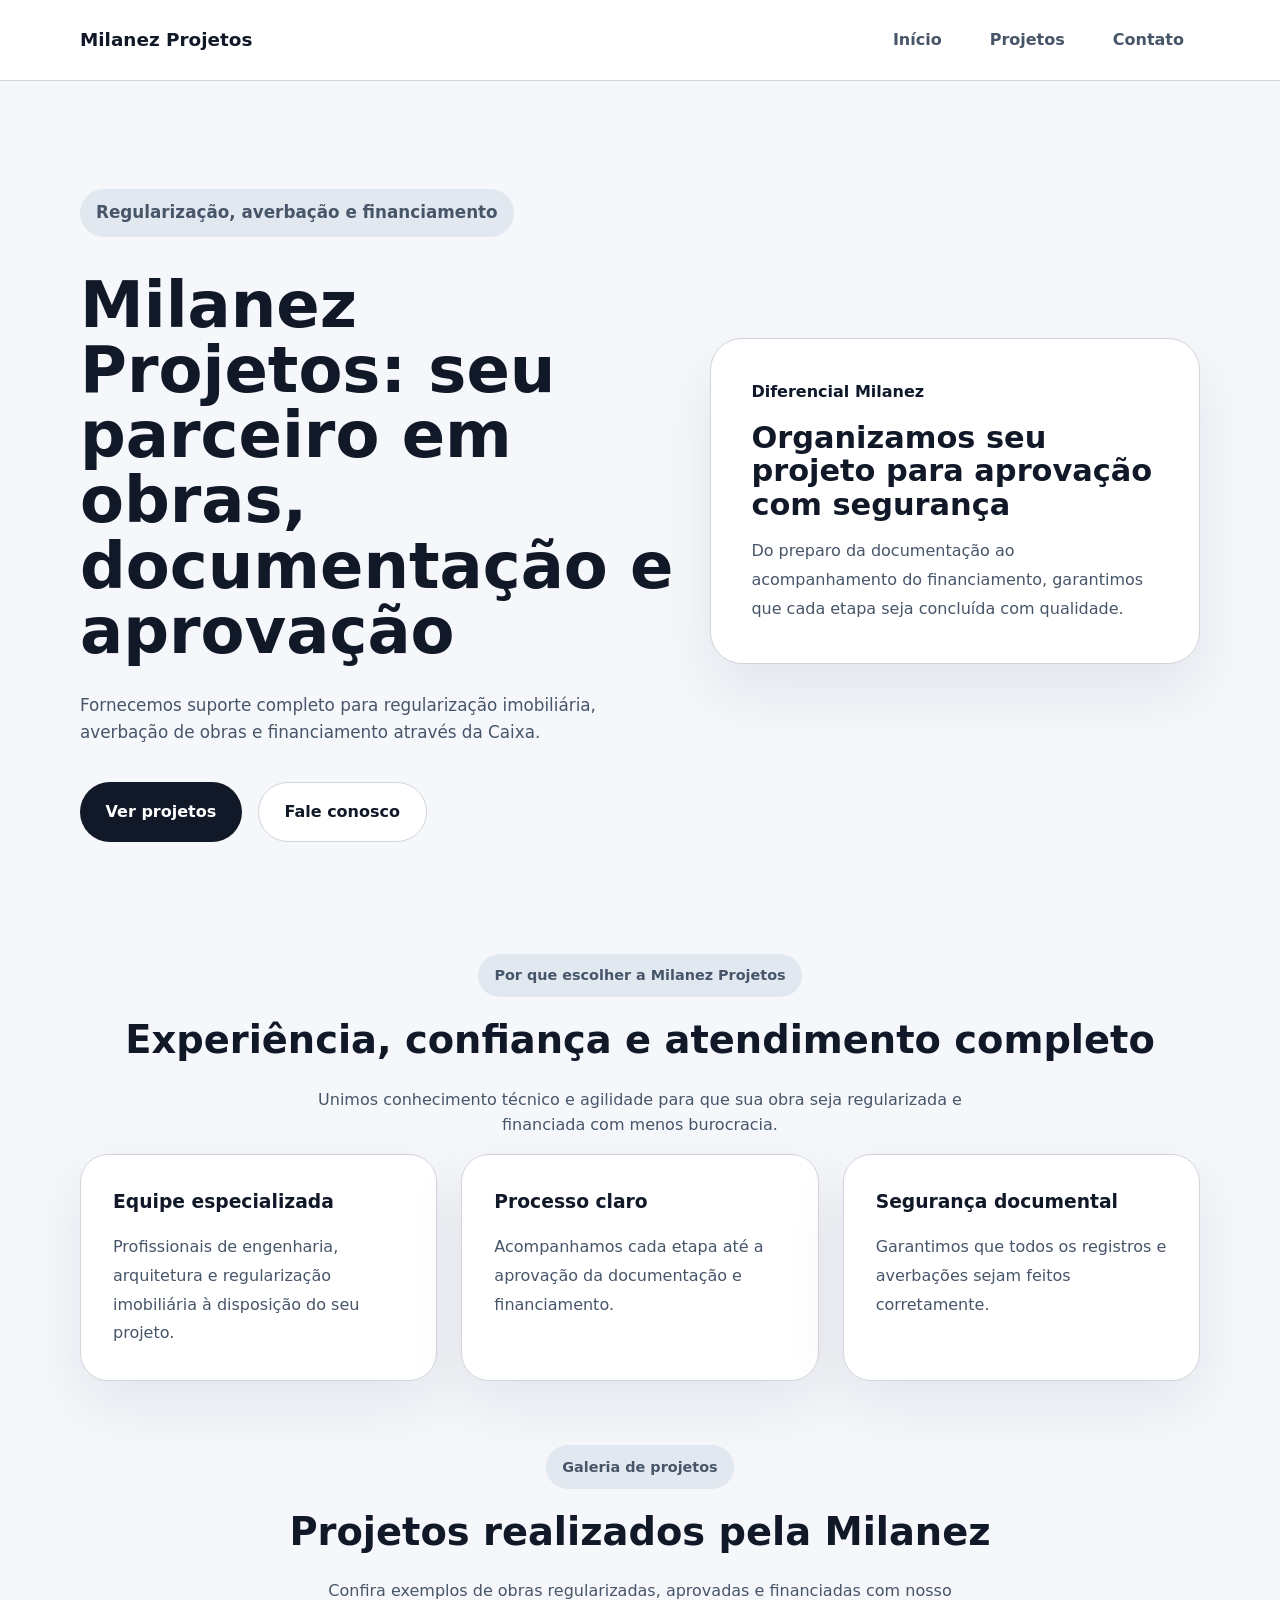
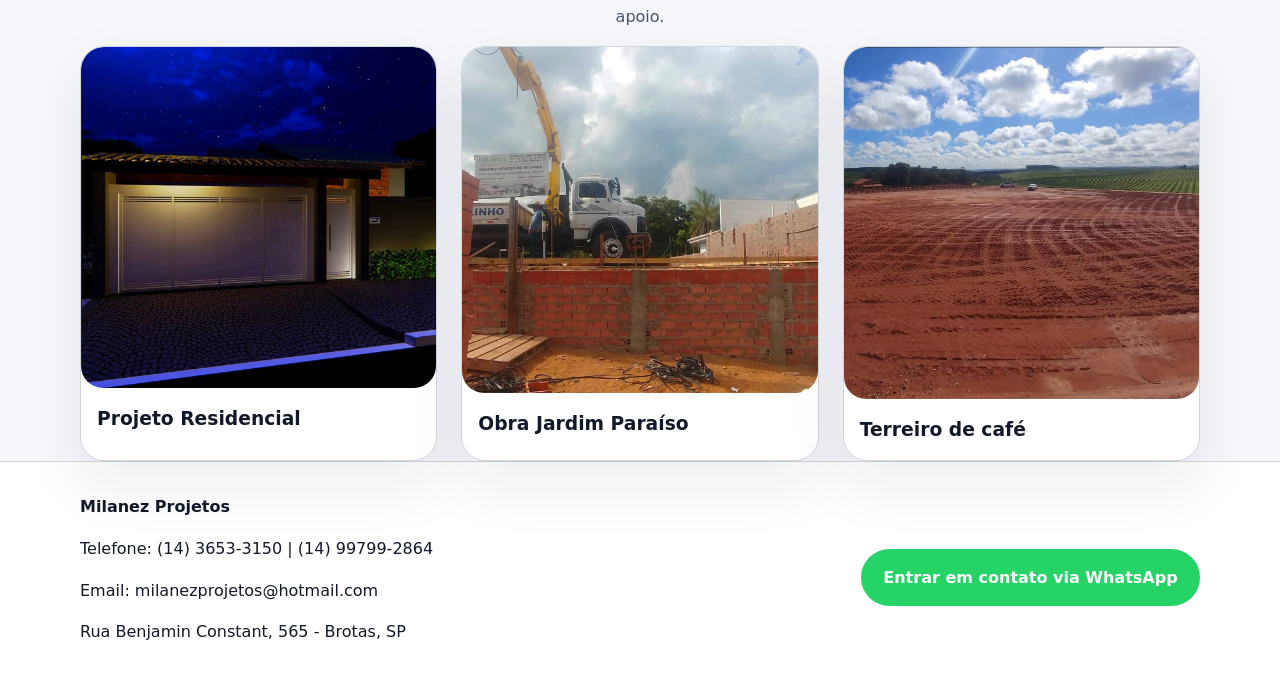
<file: index.html>
<!DOCTYPE html>
<html lang="pt-BR">
<head>
  <meta charset="UTF-8">
  <meta name="viewport" content="width=device-width, initial-scale=1.0">
  <title>Milanez Projetos</title>
  <link rel="stylesheet" href="styles.css">
</head>
<body>
  <header class="site-header">
    <div class="container header-inner">
      <a class="brand" href="#inicio">Milanez Projetos</a>
      <nav class="main-nav">
        <a href="#inicio">Início</a>
        <a href="#projetos">Projetos</a>
        <a href="#contato">Contato</a>
      </nav>
    </div>
  </header>

  <main>
    <section id="inicio" class="hero">
      <div class="container hero-inner">
        <div class="hero-copy">
          <p class="eyebrow">Regularização, averbação e financiamento</p>
          <h2>Milanez Projetos: seu parceiro em obras, documentação e aprovação</h2>
          <p>Fornecemos suporte completo para regularização imobiliária, averbação de obras e financiamento através da Caixa.</p>
          <div class="buttons">
            <a href="#projetos" class="button">Ver projetos</a>
            <a href="#contato" class="button secondary">Fale conosco</a>
          </div>
        </div>
        <div class="hero-visual">
          <div class="hero-card">
            <span>Diferencial Milanez</span>
            <h2>Organizamos seu projeto para aprovação com segurança</h2>
            <p>Do preparo da documentação ao acompanhamento do financiamento, garantimos que cada etapa seja concluída com qualidade.</p>
          </div>
        </div>
      </div>
    </section>

    <section class="about">
      <div class="container section-header">
        <p class="eyebrow">Por que escolher a Milanez Projetos</p>
        <h2>Experiência, confiança e atendimento completo</h2>
        <p>Unimos conhecimento técnico e agilidade para que sua obra seja regularizada e financiada com menos burocracia.</p>
      </div>
      <div class="container section-grid">
        <article class="card">
          <h3>Equipe especializada</h3>
          <p>Profissionais de engenharia, arquitetura e regularização imobiliária à disposição do seu projeto.</p>
        </article>
        <article class="card">
          <h3>Processo claro</h3>
          <p>Acompanhamos cada etapa até a aprovação da documentação e financiamento.</p>
        </article>
        <article class="card">
          <h3>Segurança documental</h3>
          <p>Garantimos que todos os registros e averbações sejam feitos corretamente.</p>
        </article>
      </div>
    </section>

    <section id="projetos" class="gallery">
      <div class="container section-header">
        <p class="eyebrow">Galeria de projetos</p>
        <h2>Projetos realizados pela Milanez</h2>
        <p>Confira exemplos de obras regularizadas, aprovadas e financiadas com nosso apoio.</p>
      </div>
      <div class="container gallery-grid">
        <article class="gallery-item">
          <img src="imagens/milanez1.jpeg" alt="Projeto residencial regularizado">
          <h3> Projeto Residencial </h3>
        </article>
        <article class="gallery-item">
          <img src="imagens/milanez2.jpeg" alt="Projeto comercial aprovado">
          <h3>Obra Jardim Paraíso</h3>
        </article>
        <article class="gallery-item">
          <img src="imagens/milanez3.jpeg" alt="Averbação de obra">
          <h3>Terreiro de café </h3>
        </article>
      </div>
    </section>
  </main>

  <footer id="contato" class="footer">
    <div class="container footer-inner">
      <div>
        <p class="footer-title">Milanez Projetos</p>
        <p>Telefone: (14) 3653-3150 | (14) 99799-2864</p>
        <p>Email: milanezprojetos@hotmail.com</p>
        <p>Rua Benjamin Constant, 565 - Brotas, SP</p>
      </div>
      <a class="whatsapp-button" href="https://wa.me/551436533150?text=Olá%20Milanez%20Projetos,%20gostaria%20de%20mais%20informações" target="_blank" rel="noreferrer">Entrar em contato via WhatsApp</a>
    </div>
  </footer>
</body>
</html>
</file>
<file: styles.css>
:root {
  color-scheme: light;
  color: #111827;
  background: #f5f7fb;
  font-family: Inter, system-ui, -apple-system, BlinkMacSystemFont, "Segoe UI", sans-serif;
  line-height: 1.6;
}

* {
  box-sizing: border-box;
}

body {
  margin: 0;
  min-height: 100vh;
  background: #f5f7fb;
}

img {
  width: 100%;
  display: block;
  border-radius: 22px;
}

a {
  color: inherit;
}

.site-header {
  position: sticky;
  top: 0;
  z-index: 10;
  background: #ffffff;
  border-bottom: 1px solid #d1d5db;
}

.container {
  width: min(1120px, calc(100% - 2rem));
  margin: 0 auto;
}

.header-inner {
  display: flex;
  align-items: center;
  justify-content: space-between;
  gap: 1rem;
  height: 5rem;
}

.brand {
  font-weight: 800;
  font-size: 1.15rem;
  text-decoration: none;
}

.main-nav {
  display: flex;
  gap: 1rem;
}

.main-nav a {
  text-decoration: none;
  color: #475569;
  font-weight: 600;
  padding: 0.65rem 1rem;
  border-radius: 999px;
  transition: background 0.2s ease;
}

.main-nav a:hover {
  background: #eef2f8;
}

.hero {
  padding: 5rem 0 3rem;
}

.hero-inner {
  display: grid;
  grid-template-columns: 1.1fr 0.9fr;
  gap: 2rem;
  align-items: center;
}

.eyebrow {
  display: inline-block;
  margin-bottom: 1rem;
  padding: 0.65rem 1rem;
  background: #e2e8f0;
  color: #334155;
  font-size: 0.9rem;
  font-weight: 700;
  border-radius: 999px;
}

.hero-copy h2 {
  margin: 0;
  font-size: clamp(2.5rem, 5vw, 4rem);
  line-height: 1.02;
}

.hero-copy p {
  margin: 1.75rem 0 2.25rem;
  color: #475569;
  max-width: 100%;
  font-size: 1.05rem;
}

.buttons {
  display: flex;
  flex-wrap: wrap;
  gap: 1rem;
}

.button {
  display: inline-flex;
  align-items: center;
  justify-content: center;
  gap: 0.5rem;
  padding: 1rem 1.6rem;
  border-radius: 999px;
  background: #111827;
  color: #ffffff;
  text-decoration: none;
  font-weight: 700;
  transition: transform 0.2s ease, background 0.2s ease;
}

.button:hover {
  transform: translateY(-2px);
  background: #0f172a;
}

.button.secondary {
  background: #ffffff;
  color: #111827;
  border: 1px solid #d1d5db;
}

.hero-visual {
  display: flex;
  justify-content: flex-end;
}

.hero-card {
  padding: 2.5rem;
  background: #ffffff;
  border: 1px solid #d1d5db;
  border-radius: 32px;
  box-shadow: 0 30px 60px rgba(15, 23, 42, 0.08);
}

.hero-card span {
  display: inline-block;
  margin-bottom: 1rem;
  color: #0f172a;
  font-weight: 700;
}

.hero-card h2 {
  margin: 0;
  font-size: 1.9rem;
  line-height: 1.1;
}

.hero-card p {
  margin: 1rem 0 0;
  color: #475569;
  line-height: 1.8;
}

.section-header {
  text-align: center;
  padding: 3rem 0 1rem;
}

.section-header h2 {
  margin: 0.75rem 0 0;
  font-size: clamp(2rem, 3vw, 2.75rem);
}

.section-header p {
  margin: 1rem auto 0;
  max-width: 42rem;
  color: #475569;
}

.section-grid,
.gallery-grid {
  display: grid;
  gap: 1.5rem;
}

.section-grid {
  grid-template-columns: repeat(auto-fit, minmax(250px, 1fr));
}

.card {
  padding: 2rem;
  background: #ffffff;
  border-radius: 28px;
  border: 1px solid #d1d5db;
  box-shadow: 0 24px 60px rgba(15, 23, 42, 0.08);
}

.card h3 {
  margin: 0 0 1rem;
  color: #111827;
}

.card p {
  margin: 0;
  color: #475569;
  line-height: 1.8;
}

.gallery-grid {
  grid-template-columns: repeat(auto-fit, minmax(220px, 1fr));
}

.gallery-item {
  position: relative;
  overflow: hidden;
  border-radius: 24px;
  box-shadow: 0 24px 60px rgba(15, 23, 42, 0.08);
  border: 1px solid #d1d5db;
  background: #ffffff;
}

.gallery-item h3 {
  margin: 1rem;
  color: #111827;
}

.footer {
  background: #ffffff;
  border-top: 1px solid #d1d5db;
  padding: 2rem 0;
}

.footer-inner {
  display: flex;
  justify-content: space-between;
  align-items: center;
  gap: 1rem;
}

.footer-title {
  font-weight: 700;
  margin: 0 0 0.4rem;
}

.whatsapp-button {
  display: inline-flex;
  align-items: center;
  justify-content: center;
  padding: 1rem 1.4rem;
  border-radius: 999px;
  background: #25d366;
  color: white;
  font-weight: 700;
  text-decoration: none;
  transition: background 0.2s ease, transform 0.2s ease;
}

.whatsapp-button:hover {
  transform: translateY(-1px);
  background: #1ebe5d;
}

@media (max-width: 980px) {
  .container {
    width: min(100%, calc(100% - 2rem));
  }

  .hero-inner,
  .footer-inner {
    flex-direction: column;
    align-items: stretch;
  }

  .hero-card,
  .card,
  .gallery-item,
  .footer-inner {
    width: 100%;
  }
}

@media (max-width: 760px) {
  .hero-inner {
    grid-template-columns: 1fr;
  }

  .hero-copy h1 {
    font-size: clamp(2rem, 8vw, 3rem);
  }

  .main-nav {
    flex-wrap: wrap;
    justify-content: center;
  }

  .hero-card {
    padding: 2rem;
  }
}

@media (max-width: 560px) {
  .hero {
    padding-top: 2rem;
    padding-bottom: 2rem;
  }

  .header-inner {
    flex-direction: column;
    align-items: stretch;
    gap: 0.75rem;
    height: auto;
  }

  .hero-copy p {
    font-size: 1rem;
  }

  .hero-copy h1 {
    font-size: clamp(2rem, 9vw, 2.7rem);
  }

  .buttons,
  .main-nav a,
  .whatsapp-button {
    width: 100%;
  }

  .hero-visual {
    justify-content: center;
  }
}
</file>
